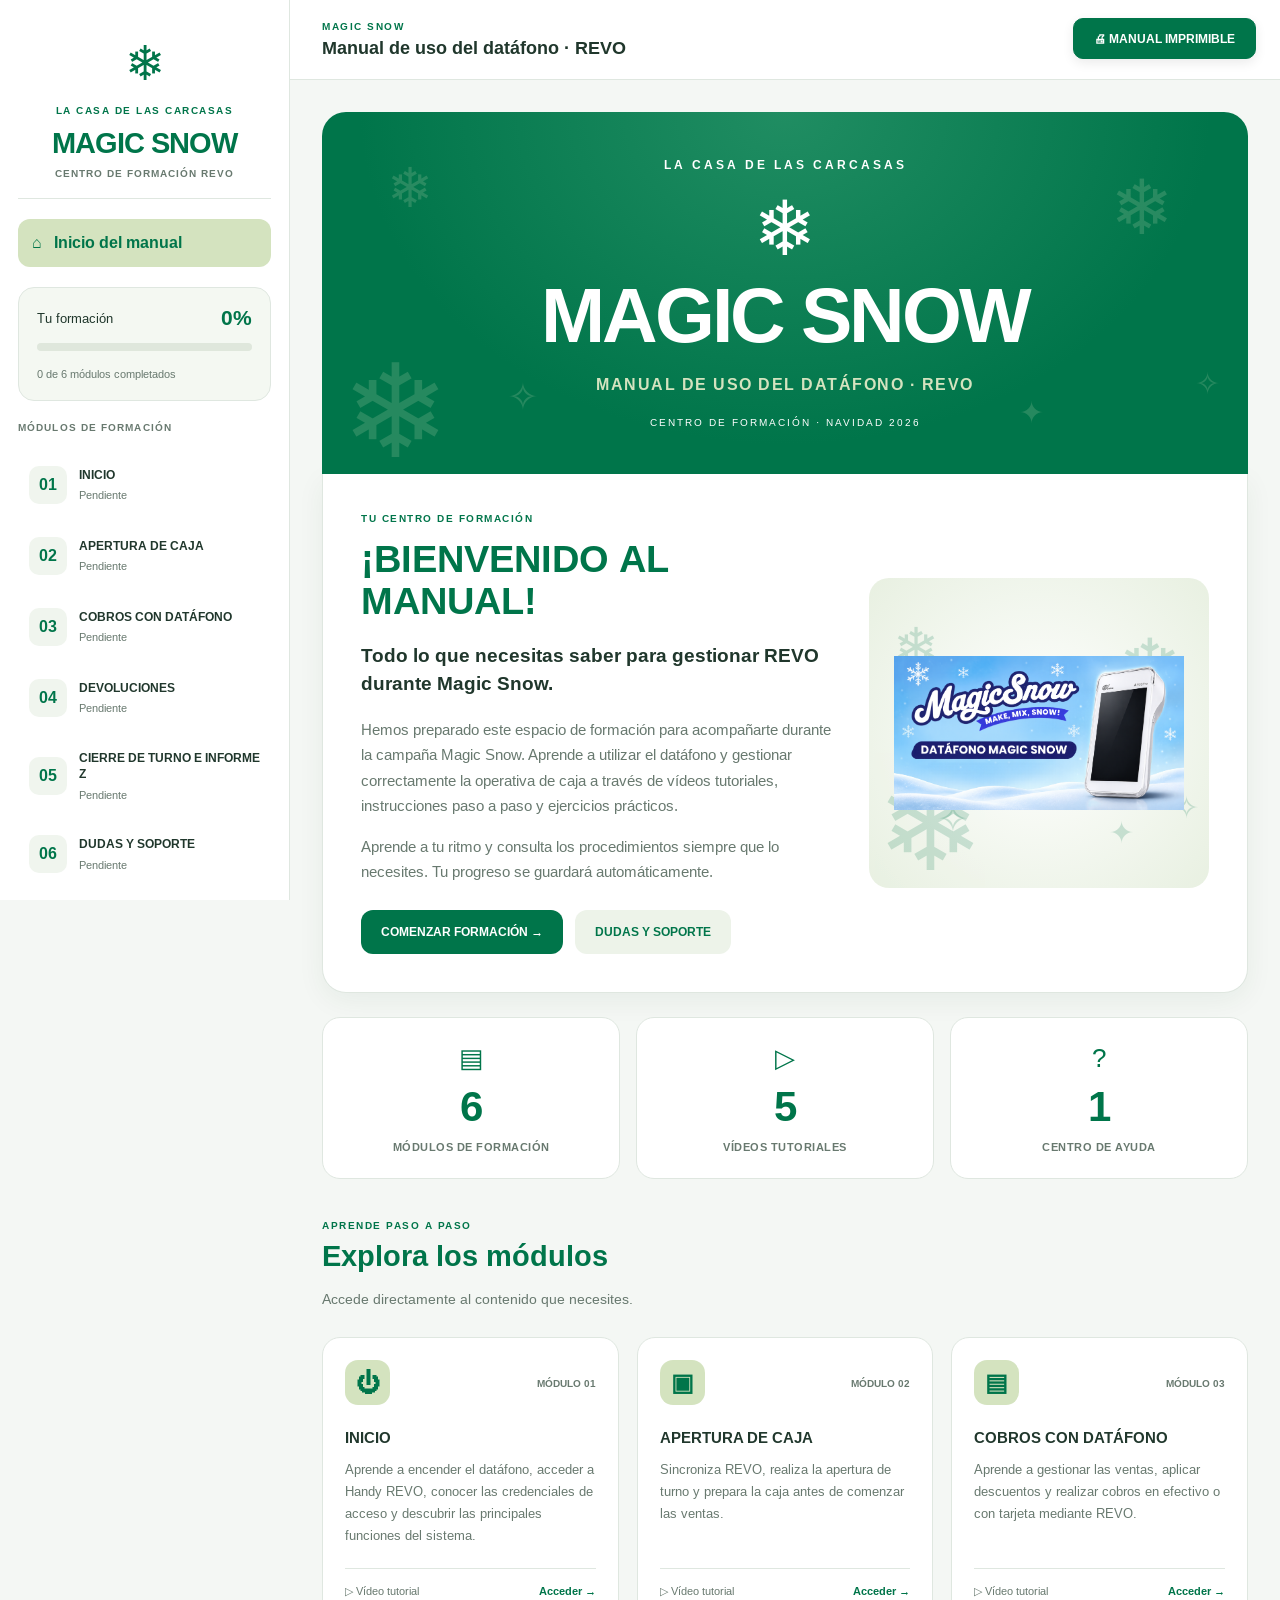
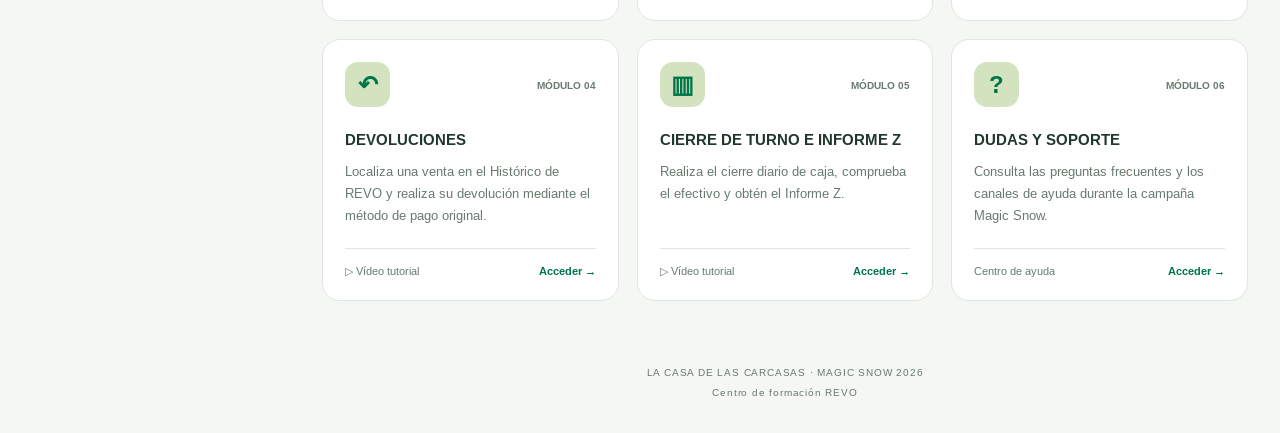
<file: index.html>
<!DOCTYPE html>
<html lang="es">

<head>

  <meta charset="UTF-8">

  <meta name="viewport"
        content="width=device-width, initial-scale=1.0">

  <meta name="theme-color" content="#00754A">

  <title>MAGIC SNOW | Manual REVO</title>

  <link rel="preconnect"
        href="https://fonts.googleapis.com">

  <link rel="preconnect"
        href="https://fonts.gstatic.com"
        crossorigin>

  <link href="https://fonts.googleapis.com/css2?family=Arimo:wght@400;500;600;700&display=swap"
        rel="stylesheet">

  <link rel="stylesheet" href="./styles.css?v=3">

</head>

<body>

  <div class="app">

    <div id="overlay" class="overlay"></div>

    <aside class="sidebar" id="sidebar">

      <div class="brand">

        <div class="brand-icon">❄</div>

        <span class="eyebrow">
          LA CASA DE LAS CARCASAS
        </span>

        <h1>MAGIC SNOW</h1>

        <p>CENTRO DE FORMACIÓN REVO</p>

      </div>

      <button class="home-button" data-view="home">
        ⌂ &nbsp; Inicio del manual
      </button>

      <div class="progress-card">

        <div class="progress-header">

          <span>Tu formación</span>

          <strong id="progressPercent">0%</strong>

        </div>

        <div class="progress-track">

          <div id="progressFill"></div>

        </div>

        <small id="progressCount">
          0 de 6 módulos completados
        </small>

      </div>

      <div class="menu-label">
        MÓDULOS DE FORMACIÓN
      </div>

      <nav id="navigation"></nav>

      <div class="sidebar-footer">

        ❄ MAGIC SNOW · NAVIDAD 2026

        <br>

        La Casa de las Carcasas

      </div>

    </aside>

    <div class="main">

      <header class="topbar">

        <button
          id="menuToggle"
          class="menu-toggle"
          aria-label="Abrir menú"
          aria-expanded="false"
        >
          ☰
        </button>

        <div>

          <span class="eyebrow">
            MAGIC SNOW
          </span>

          <h2>
            Manual de uso del datáfono · REVO
          </h2>

        </div>

        <span class="header-tag">
          ❄ FORMACIÓN INTERNA
        </span>

      </header>

      <main id="content" tabindex="-1"></main>

      <footer class="main-footer">

        LA CASA DE LAS CARCASAS · MAGIC SNOW 2026

        <br>

        Centro de formación REVO

      </footer>

    </div>

  </div>

  <!-- BOTÓN MANUAL IMPRIMIBLE -->

  <a
    href="./manual.html"
    class="print-manual-button"
    target="_blank"
    rel="noopener"
  >

    🖨 MANUAL IMPRIMIBLE

  </a>

  <style>

    .print-manual-button {

      position: fixed;
      top: 18px;
      right: 24px;
      z-index: 999;

      display: inline-flex;
      align-items: center;
      justify-content: center;
      gap: 8px;

      padding: 12px 20px;

      background: #00754A;
      color: #FFFFFF;

      border: 1px solid #00754A;
      border-radius: 10px;

      font-family: Arimo, Arial, sans-serif;
      font-size: 12px;
      font-weight: 700;

      text-decoration: none;

      box-shadow: 0 4px 12px #00000015;

      transition: all .2s ease;

    }

    .print-manual-button:hover {

      background: #D4E3BF;
      color: #00754A;

    }

    @media (max-width: 768px) {

      .print-manual-button {

        top: auto;
        bottom: 20px;
        right: 16px;

        font-size: 11px;
        padding: 12px 16px;

      }

    }

  </style>

  <!-- CARGA DE LOS ARCHIVOS JAVASCRIPT -->


<script>
  window.addEventListener("error", function(event) {
    document.getElementById("content").textContent =
      "ERROR DETECTADO: " + event.message +
      " | Archivo: " + event.filename +
      " | Línea: " + event.lineno;
  });
</script>

<script src="./content.js?v=30"
        onerror="document.getElementById('content').textContent='ERROR: No se ha podido cargar content.js';">
</script>

<script src="./script.js?v=30"
        onerror="document.getElementById('content').textContent='ERROR: No se ha podido cargar script.js';">
</script>


</body>

</html>
</file>
<file: styles.css>
:root {

  --green: #00754A;
  --green-dark: #005437;
  --sage: #D4E3BF;
  --white: #FFFFFF;
  --background: #F4F7F4;
  --border: #DFE7E0;
  --text: #20372C;
  --muted: #68796F;
  --radius: 20px;
  --shadow: 0 8px 28px rgba(20, 60, 40, .06);

}

* {
  box-sizing: border-box;
}

html {
  scroll-behavior: smooth;
}

body {
  margin: 0;
  background: var(--background);
  font-family: "Arimo", Arial, sans-serif;
  color: var(--text);
  font-weight: 500;
}

button,
input {
  font: inherit;
}

button,
a,
summary {
  -webkit-tap-highlight-color: transparent;
}

button {
  cursor: pointer;
}

button,
a {
  transition: .2s ease;
}

button:focus-visible,
a:focus-visible,
summary:focus-visible,
input:focus-visible {
  outline: 3px solid var(--green);
  outline-offset: 4px;
}

button {
  border: none;
}

[hidden] {
  display: none !important;
}

p {
  line-height: 1.7;
}

h1,
h2,
h3,
h4 {
  font-weight: 700;
}

a {
  color: var(--green);
}

.app {
  display: grid;
  grid-template-columns: 290px minmax(0, 1fr);
  min-height: 100vh;
}

/* =========================
   MENÚ LATERAL
   ========================= */

.sidebar {
  background: var(--white);
  border-right: 1px solid var(--border);
  height: 100vh;
  position: sticky;
  top: 0;
  padding: 24px 18px;
  overflow-y: auto;
  display: flex;
  flex-direction: column;
  gap: 20px;
  z-index: 50;
}

.brand {
  text-align: center;
  padding: 10px 0 16px;
  border-bottom: 1px solid var(--border);
}

.brand-icon {
  font-size: 48px;
  color: var(--green);
  line-height: 1.2;
  margin-bottom: 12px;
}

.eyebrow {
  display: block;
  font-size: 10px;
  font-weight: 700;
  letter-spacing: 1.5px;
  text-transform: uppercase;
  color: var(--green);
}

.brand h1 {
  font-size: 29px;
  color: var(--green);
  margin: 10px 0 4px;
  letter-spacing: -1px;
}

.brand p {
  font-size: 10px;
  font-weight: 700;
  letter-spacing: 1px;
  color: var(--muted);
  margin: 0;
}

.home-button {
  background: #F2F6F1;
  padding: 14px;
  color: var(--green);
  text-align: left;
  border-radius: 12px;
  font-weight: 700;
}

.home-button.active,
.home-button:hover {
  background: var(--sage);
}

.progress-card {
  padding: 18px;
  background: #F4F8F2;
  border: 1px solid var(--border);
  border-radius: 16px;
}

.progress-header {
  display: flex;
  justify-content: space-between;
  align-items: center;
  font-size: 13px;
}

.progress-header strong {
  font-size: 21px;
  color: var(--green);
}

.progress-track,
.check-track {
  height: 8px;
  overflow: hidden;
  border-radius: 100px;
  background: #DFE7DC;
  margin: 12px 0;
}

#progressFill,
#checkFill {
  width: 0%;
  height: 100%;
  border-radius: 100px;
  background: var(--green);
  transition: width .3s ease;
}

.progress-card small {
  font-size: 11px;
  color: var(--muted);
}

.menu-label {
  font-size: 10px;
  letter-spacing: 1.1px;
  color: var(--muted);
  font-weight: 700;
}

#navigation {
  display: grid;
  gap: 7px;
}

.nav-item {
  padding: 12px 10px;
  display: flex;
  align-items: center;
  gap: 12px;
  border: 1px solid transparent;
  background: transparent;
  border-radius: 12px;
  color: var(--text);
  text-align: left;
}

.nav-item:hover {
  background: #F5F8F4;
}

.nav-item.active {
  background: #E8F1E3;
  border-color: #CBDDC4;
}

.nav-number {
  flex-shrink: 0;
  display: grid;
  place-items: center;
  width: 38px;
  height: 38px;
  background: #F0F5EE;
  border-radius: 10px;
  color: var(--green);
  font-weight: 700;
}

.nav-item.completed .nav-number {
  background: var(--green);
  color: var(--white);
}

.nav-info {
  display: flex;
  flex-direction: column;
  gap: 5px;
}

.nav-info strong {
  font-size: 12px;
  line-height: 1.4;
}

.nav-info small {
  font-size: 11px;
  color: var(--muted);
}

.sidebar-footer {
  margin-top: auto;
  text-align: center;
  font-size: 10px;
  color: var(--muted);
  line-height: 1.9;
  padding: 20px 0 0;
  border-top: 1px solid var(--border);
}

/* =========================
   CABECERA
   ========================= */

.main {
  min-width: 0;
}

.topbar {
  display: flex;
  align-items: center;
  gap: 16px;
  padding: 20px 32px;
  background: var(--white);
  border-bottom: 1px solid var(--border);
  position: sticky;
  top: 0;
  z-index: 20;
}

.topbar h2 {
  font-size: 18px;
  margin: 5px 0 0;
  color: var(--text);
}

.header-tag {
  margin-left: auto;
  background: #EFF5EB;
  color: var(--green);
  padding: 10px 16px;
  border-radius: 100px;
  font-size: 10px;
  font-weight: 700;
  white-space: nowrap;
}

.menu-toggle {
  display: none;
  width: 42px;
  height: 42px;
  border-radius: 10px;
  background: #EAF2E5;
  color: var(--green);
  font-size: 22px;
}

#content {
  padding: 32px;
  max-width: 1400px;
  margin: auto;
  outline: none;
  min-height: 80vh;
}

.main-footer {
  font-size: 10px;
  color: var(--muted);
  text-align: center;
  letter-spacing: .8px;
  line-height: 2;
  padding: 30px;
}

/* =========================
   PORTADA MAGIC SNOW
   ========================= */

.welcome-banner {
  position: relative;
  overflow: hidden;
  border-radius: 24px 24px 0 0;
  background:
    radial-gradient(
      ellipse at top center,
      #208D62,
      transparent 65%
    ),
    var(--green);
  color: var(--white);
  text-align: center;
  padding: 45px 25px;
}

.welcome-brand {
  font-size: 12px;
  letter-spacing: 3px;
  font-weight: 700;
  position: relative;
}

.welcome-snowflake {
  font-size: 76px;
  margin: 12px 0 0;
  position: relative;
}

.welcome-banner h1 {
  font-size: clamp(42px, 6vw, 78px);
  letter-spacing: -3px;
  line-height: 1;
  margin: 5px 0 16px;
  position: relative;
}

.welcome-banner p {
  font-size: 16px;
  letter-spacing: 1.5px;
  font-weight: 700;
  color: var(--sage);
  position: relative;
}

.welcome-edition {
  display: block;
  font-size: 10px;
  letter-spacing: 2px;
  margin-top: 18px;
  position: relative;
}

.snow-decoration {
  position: absolute;
  inset: 0;
  pointer-events: none;
  overflow: hidden;
}

.snow-decoration span {
  position: absolute;
  opacity: .18;
  color: var(--sage);
}

.snow-decoration span:nth-child(1) {
  left: 7%;
  top: 12%;
  font-size: 55px;
}

.snow-decoration span:nth-child(2) {
  left: 20%;
  bottom: 15%;
  font-size: 38px;
}

.snow-decoration span:nth-child(3) {
  right: 8%;
  top: 14%;
  font-size: 76px;
}

.snow-decoration span:nth-child(4) {
  right: 22%;
  bottom: 12%;
  font-size: 30px;
}

.snow-decoration span:nth-child(5) {
  left: 2%;
  bottom: -4%;
  font-size: 130px;
}

.snow-decoration span:nth-child(6) {
  right: 3%;
  bottom: 20%;
  font-size: 30px;
}

.welcome-card {
  background: var(--white);
  display: grid;
  grid-template-columns: 1.4fr 1fr;
  gap: 32px;
  align-items: center;
  padding: 38px;
  border: 1px solid var(--border);
  border-top: none;
  border-radius: 0 0 24px 24px;
  box-shadow: var(--shadow);
}

.welcome-copy h2 {
  color: var(--green);
  font-size: clamp(25px, 3.5vw, 38px);
  line-height: 1.1;
  margin: 14px 0 18px;
}

.welcome-copy h3 {
  font-size: 19px;
  line-height: 1.5;
}

.welcome-copy p {
  font-size: 15px;
  color: var(--muted);
}

.device-visual {
  min-height: 310px;
  background:
    radial-gradient(
      circle,
      var(--white),
      #E8F0E1
    );
  border-radius: 20px;
  position: relative;
  display: flex;
  align-items: center;
  justify-content: center;
  overflow: hidden;
  padding: 25px;
}

.device-visual .snow-decoration span {
  color: var(--green);
}

.device-visual img {
  width: 100%;
  max-width: 320px;
  max-height: 340px;
  object-fit: contain;
  position: relative;
}

/* Ilustración provisional del datáfono */

.device-drawing {
  position: relative;
  width: 140px;
  padding: 10px;
  border-radius: 23px;
  background: #243A30;
  box-shadow: 18px 22px 35px #12351D30;
  transform: rotate(8deg);
}

.device-top {
  color: var(--white);
  font-size: 10px;
  padding: 8px;
  text-align: center;
  font-weight: 700;
}

.device-screen {
  background: var(--white);
  border-radius: 8px;
  height: 170px;
  display: flex;
  align-items: center;
  justify-content: center;
  flex-direction: column;
  gap: 8px;
  color: var(--green);
}

.device-screen > span {
  font-size: 40px;
}

.device-screen strong {
  font-size: 12px;
}

.device-screen small {
  font-size: 10px;
}

.device-screen > div {
  background: var(--sage);
  padding: 9px 13px;
  border-radius: 50%;
}

.device-keys {
  display: grid;
  grid-template-columns: repeat(3, 1fr);
  gap: 5px;
  padding: 14px 5px 5px;
}

.device-keys i {
  height: 11px;
  background: #82978B;
  border-radius: 3px;
}

.device-keys i:last-child {
  background: #62B886;
}

/* =========================
   BOTONES
   ========================= */

.btn {
  display: inline-flex;
  align-items: center;
  justify-content: center;
  border-radius: 12px;
  padding: 14px 20px;
  font-weight: 700;
  font-size: 12px;
  text-decoration: none;
  line-height: 1.4;
  text-align: center;
}

.btn.primary {
  background: var(--green);
  color: var(--white);
}

.btn.primary:hover {
  background: var(--green-dark);
  box-shadow: 0 5px 15px #00754A20;
}

.btn.secondary {
  background: #EDF3E9;
  color: var(--green);
}

.btn.secondary:hover {
  background: var(--sage);
}

.button-row {
  display: flex;
  gap: 12px;
  flex-wrap: wrap;
  margin-top: 25px;
}

/* =========================
   ESTADÍSTICAS
   ========================= */

.stats-grid {
  display: grid;
  grid-template-columns: repeat(3, 1fr);
  gap: 16px;
  margin: 24px 0 40px;
}

.stat-card {
  background: var(--white);
  border: 1px solid var(--border);
  padding: 24px 15px;
  border-radius: 18px;
  text-align: center;
  display: flex;
  flex-direction: column;
  gap: 8px;
  align-items: center;
}

.stat-icon {
  font-size: 26px;
  color: var(--green);
}

.stat-card strong {
  font-size: 42px;
  color: var(--green);
}

.stat-card > span:last-child {
  font-size: 11px;
  font-weight: 700;
  letter-spacing: .5px;
  color: var(--muted);
}

/* =========================
   TARJETAS DE LOS MÓDULOS
   ========================= */

.section-heading {
  margin: 25px 0;
}

.section-heading h2 {
  margin: 8px 0;
  font-size: 29px;
  color: var(--green);
}

.section-heading p {
  color: var(--muted);
  font-size: 14px;
}

.module-grid {
  display: grid;
  grid-template-columns: repeat(3, minmax(0, 1fr));
  gap: 18px;
}

.module-card {
  background: var(--white);
  border: 1px solid var(--border);
  border-radius: 18px;
  padding: 22px;
  text-align: left;
  display: flex;
  flex-direction: column;
  align-items: stretch;
  color: var(--text);
  min-width: 0;
}

.module-card:hover {
  border-color: var(--green);
  transform: translateY(-3px);
  box-shadow: var(--shadow);
}

.module-card-top {
  display: flex;
  align-items: center;
  justify-content: space-between;
  gap: 8px;
}

.module-card-icon {
  width: 45px;
  height: 45px;
  border-radius: 13px;
  background: var(--sage);
  color: var(--green);
  display: grid;
  place-items: center;
  font-size: 24px;
  font-weight: 700;
}

.module-card-number {
  font-size: 10px;
  color: var(--muted);
  font-weight: 700;
}

.module-card h3 {
  font-size: 15px;
  line-height: 1.5;
  margin: 22px 0 8px;
}

.module-card p {
  color: var(--muted);
  font-size: 13px;
  margin: 0 0 22px;
}

.module-card-bottom {
  display: flex;
  align-items: center;
  justify-content: space-between;
  flex-wrap: wrap;
  gap: 8px;
  font-size: 11px;
  margin-top: auto;
  padding-top: 15px;
  border-top: 1px solid var(--border);
  color: var(--muted);
}

.module-card-bottom strong {
  color: var(--green);
}

/* =========================
   PANTALLAS DE FORMACIÓN
   ========================= */

.module-header {
  display: flex;
  align-items: flex-start;
  justify-content: space-between;
  flex-wrap: wrap;
  gap: 15px;
  margin: 8px 0 28px;
}

.module-header h1 {
  color: var(--green);
  font-size: clamp(26px, 4vw, 40px);
  margin: 12px 0;
}

.module-header p {
  color: var(--muted);
  margin: 0;
  max-width: 850px;
}

.status,
.tag {
  background: #EAF2E6;
  color: var(--green);
  border-radius: 100px;
  padding: 9px 14px;
  font-size: 11px;
  font-weight: 700;
}

.status.done {
  background: var(--green);
  color: var(--white);
}

.panel {
  background: var(--white);
  padding: 28px;
  border: 1px solid var(--border);
  border-radius: var(--radius);
  margin-bottom: 22px;
  box-shadow: var(--shadow);
}

.panel h3 {
  color: var(--green);
  font-size: 16px;
  margin-top: 0;
}

.panel-heading {
  display: flex;
  justify-content: space-between;
  align-items: center;
  gap: 12px;
  margin-bottom: 18px;
}

.panel-heading h3 {
  margin: 0;
}

.muted {
  color: var(--muted);
  font-size: 13px;
}

/* =========================
   VÍDEOS
   ========================= */

.video-wrapper {
  width: 100%;
  aspect-ratio: 16 / 9;
  background: #15271E;
  border-radius: 14px;
  overflow: hidden;
}

.video-wrapper iframe {
  width: 100%;
  height: 100%;
  display: block;
  border: none;
}

.video-link {
  display: inline-block;
  font-size: 12px;
  margin-top: 16px;
  text-decoration: none;
  font-weight: 700;
}

/* =========================
   INSTRUCCIONES
   ========================= */

.steps {
  display: grid;
}

.step {
  display: grid;
  grid-template-columns: 46px 1fr;
  gap: 18px;
  border-bottom: 1px solid var(--border);
  padding: 24px 0;
}

.step:last-child {
  border-bottom: none;
  padding-bottom: 5px;
}

.step-number {
  display: grid;
  place-items: center;
  background: var(--green);
  color: var(--white);
  width: 46px;
  height: 46px;
  border-radius: 13px;
  font-size: 16px;
  font-weight: 700;
}

.step-copy h4 {
  font-size: 17px;
  margin: 3px 0 10px;
}

.step-copy p {
  color: #42584A;
  font-size: 14px;
  margin: 0 0 12px;
}

.timestamp {
  background: #EDF4E9;
  color: var(--green);
  padding: 8px 12px;
  border-radius: 8px;
  font-size: 12px;
  font-weight: 700;
}

.timestamp:hover {
  background: var(--sage);
}

/* =========================
   BLOQUES IMPORTANTES
   ========================= */

.important {
  background: #EDF5E9;
  border-left: 5px solid var(--green);
}

.important ul {
  margin: 0;
  padding-left: 22px;
}

.important li {
  line-height: 1.7;
  margin: 9px 0;
  font-size: 14px;
}

.fund-card {
  text-align: center;
  background: var(--sage);
  color: var(--green);
  padding: 30px;
  border-radius: var(--radius);
  margin-bottom: 22px;
}

.fund-card span {
  display: block;
  font-size: 12px;
  font-weight: 700;
  letter-spacing: 2px;
}

.fund-card strong {
  font-size: 58px;
  display: block;
  margin: 12px 0;
}

.fund-card p {
  margin: 0;
  font-size: 14px;
}

.payment-grid {
  display: grid;
  grid-template-columns: repeat(2, 1fr);
  gap: 18px;
  margin-bottom: 22px;
}

.payment-card {
  padding: 28px;
  text-align: center;
  border-radius: var(--radius);
}

.payment-card h3 {
  margin: 12px 0;
  font-size: 21px;
}

.payment-card p {
  font-size: 14px;
}

.payment-icon {
  font-size: 38px;
  font-weight: 700;
}

.payment-card.cash {
  background: var(--sage);
  color: var(--green);
}

.payment-card.card-payment {
  background: var(--green);
  color: var(--white);
}

/* =========================
   CHECKLISTS
   ========================= */

#checkCount {
  color: var(--green);
  font-size: 14px;
}

.checklist {
  display: grid;
  gap: 10px;
  margin-top: 20px;
}

.check-item {
  display: flex;
  align-items: flex-start;
  gap: 12px;
  border: 1px solid var(--border);
  background: #FAFCF9;
  padding: 15px;
  border-radius: 12px;
  cursor: pointer;
  font-size: 14px;
  line-height: 1.6;
}

.check-item input {
  accent-color: var(--green);
  width: 19px;
  height: 19px;
  margin: 2px 0 0;
  flex-shrink: 0;
}

.check-item:has(input:checked) {
  background: #EAF3E5;
  border-color: #CBDDC4;
}

.check-item input:checked + span {
  text-decoration: line-through;
  color: var(--muted);
}

/* =========================
   SIMULADORES
   ========================= */

.sim-heading {
  background: var(--green);
  color: var(--white);
  padding: 25px;
  border-radius: 15px;
}

.sim-heading span {
  font-size: 10px;
  letter-spacing: 1px;
  color: var(--sage);
}

.sim-heading h3 {
  color: var(--white);
  font-size: 23px;
  margin: 8px 0 0;
}

.simulator > p {
  color: var(--muted);
  font-size: 14px;
}

.sim-fields {
  display: grid;
  grid-template-columns: repeat(2, minmax(0, 1fr));
  gap: 18px;
  margin: 24px 0;
}

.sim-fields label {
  font-size: 13px;
  font-weight: 700;
}

.sim-fields input {
  display: block;
  width: 100%;
  padding: 16px;
  margin-top: 9px;
  border: 1px solid var(--border);
  border-radius: 12px;
  color: var(--text);
  background: #FAFCF9;
  font-size: 20px;
}

.cash-buttons {
  display: flex;
  flex-wrap: wrap;
  gap: 10px;
}

.sim-result {
  padding: 28px;
  border-radius: 16px;
  background: #EAF3E5;
  color: var(--green);
  text-align: center;
  margin: 22px 0;
}

.sim-result span {
  display: block;
  font-size: 12px;
  font-weight: 700;
  letter-spacing: 1px;
}

.sim-result strong {
  font-size: 46px;
  display: block;
  margin-top: 12px;
}

.sim-result p {
  margin-bottom: 0;
  font-weight: 700;
}

.sim-note {
  display: block;
  color: var(--muted);
  font-size: 11px;
  margin-top: 16px;
  line-height: 1.6;
}

.sim-fund {
  display: flex;
  justify-content: space-between;
  gap: 12px;
  background: #EDF4E9;
  color: var(--green);
  border-radius: 10px;
  padding: 16px;
}

/* =========================
   PREGUNTAS FRECUENTES
   ========================= */

.faq-list {
  display: grid;
  gap: 12px;
  margin-top: 22px;
}

.faq {
  border: 1px solid var(--border);
  border-radius: 13px;
  overflow: hidden;
}

.faq summary {
  padding: 18px;
  background: #F8FAF7;
  cursor: pointer;
  font-size: 14px;
  font-weight: 700;
  line-height: 1.6;
}

.faq[open] summary {
  background: var(--sage);
  color: var(--green);
}

.faq p {
  padding: 18px;
  font-size: 14px;
  margin: 0;
}

.support-card {
  background: var(--white);
  border: 1px solid var(--border);
  border-radius: var(--radius);
  padding: 28px;
  display: flex;
  align-items: flex-start;
  gap: 22px;
  margin-bottom: 22px;
}

.support-icon {
  width: 64px;
  height: 64px;
  flex-shrink: 0;
  display: grid;
  place-items: center;
  background: var(--sage);
  color: var(--green);
  border-radius: 18px;
  font-size: 32px;
  font-weight: 700;
}

.support-card h3 {
  color: var(--green);
  margin-top: 0;
}

/* =========================
   FINALIZACIÓN
   ========================= */

.completion-panel {
  display: flex;
  justify-content: space-between;
  align-items: center;
  flex-wrap: wrap;
  gap: 20px;
}

.completion-panel p {
  color: var(--muted);
  font-size: 13px;
  margin-bottom: 0;
}

.module-navigation {
  display: flex;
  flex-wrap: wrap;
  gap: 12px;
  justify-content: flex-end;
}

.final-screen {
  background:
    radial-gradient(
      circle at top,
      #E3EFD9,
      #FFFFFF 65%
    );
  border: 1px solid var(--border);
  border-radius: 25px;
  padding: 65px 30px;
  text-align: center;
  position: relative;
  overflow: hidden;
}

.final-icon {
  display: grid;
  place-items: center;
  background: var(--green);
  color: var(--white);
  width: 90px;
  height: 90px;
  border-radius: 50%;
  font-size: 46px;
  margin: 0 auto 25px;
}

.final-screen h1 {
  color: var(--green);
  font-size: clamp(27px, 5vw, 46px);
  margin: 18px 0;
}

.final-stat {
  display: flex;
  flex-direction: column;
  gap: 10px;
  color: var(--green);
  padding: 25px 0;
}

.final-stat strong {
  font-size: 70px;
}

.final-stat span {
  font-size: 12px;
  font-weight: 700;
  letter-spacing: 1px;
}

.final-screen .btn {
  position: relative;
  margin-top: 20px;
}

.success-notice {
  padding: 20px;
  background: var(--sage);
  color: var(--green);
  border-radius: 15px;
  margin-top: 25px;
  display: flex;
  gap: 15px;
  align-items: center;
  justify-content: space-between;
  flex-wrap: wrap;
}

.overlay {
  display: none;
}

/* =========================
   RESPONSIVE TABLET
   ========================= */

@media (max-width: 1100px) {

  .module-grid {
    grid-template-columns: repeat(2, minmax(0, 1fr));
  }

  .welcome-card {
    grid-template-columns: 1fr;
  }

  .device-visual {
    min-height: 250px;
  }

}

@media (max-width: 950px) {

  .app {
    grid-template-columns: 1fr;
  }

  .sidebar {
    position: fixed;
    left: 0;
    top: 0;
    width: 290px;
    max-width: 88vw;
    transform: translateX(-100%);
    transition: transform .25s ease;
  }

  .sidebar.open {
    transform: translateX(0);
  }

  .overlay.visible {
    display: block;
    position: fixed;
    inset: 0;
    background: #11271DA0;
    z-index: 40;
  }

  .menu-toggle {
    display: grid;
    place-items: center;
    flex-shrink: 0;
  }

  .topbar {
    padding: 16px 20px;
  }

  #content {
    padding: 22px;
  }

}

/* =========================
   RESPONSIVE MÓVIL
   ========================= */

@media (max-width: 600px) {

  .header-tag {
    display: none;
  }

  .topbar h2 {
    font-size: 14px;
    line-height: 1.4;
  }

  #content {
    padding: 14px;
  }

  .welcome-banner {
    padding: 35px 16px;
  }

  .welcome-banner h1 {
    letter-spacing: -2px;
  }

  .welcome-banner p {
    font-size: 12px;
  }

  .welcome-brand {
    font-size: 9px;
  }

  .welcome-edition {
    font-size: 9px;
    line-height: 1.6;
  }

  .welcome-card {
    padding: 24px 18px;
    gap: 20px;
  }

  .welcome-copy h3 {
    font-size: 17px;
  }

  .button-row {
    flex-direction: column;
  }

  .button-row .btn {
    width: 100%;
  }

  .stats-grid {
    gap: 8px;
  }

  .stat-card {
    padding: 18px 8px;
  }

  .stat-card strong {
    font-size: 32px;
  }

  .stat-card > span:last-child {
    font-size: 9px;
    line-height: 1.5;
  }

  .module-grid,
  .payment-grid,
  .sim-fields {
    grid-template-columns: 1fr;
  }

  .panel {
    padding: 20px 16px;
  }

  .panel-heading h3 {
    font-size: 14px;
  }

  .step {
    grid-template-columns: 36px 1fr;
    gap: 12px;
  }

  .step-number {
    width: 36px;
    height: 36px;
    font-size: 13px;
  }

  .step-copy h4 {
    font-size: 15px;
  }

  .sim-heading h3 {
    font-size: 18px;
  }

  .sim-result strong {
    font-size: 36px;
  }

  .fund-card strong {
    font-size: 45px;
  }

  .support-card {
    flex-direction: column;
    padding: 22px;
  }

  .completion-panel .btn {
    width: 100%;
  }

  .module-navigation .btn {
    flex: 1;
  }

  .final-screen {
    padding: 40px 20px;
  }

}

@media (prefers-reduced-motion: reduce) {

  *,
  *::before,
  *::after {
    scroll-behavior: auto !important;
    transition: none !important;
  }

}
</file>
